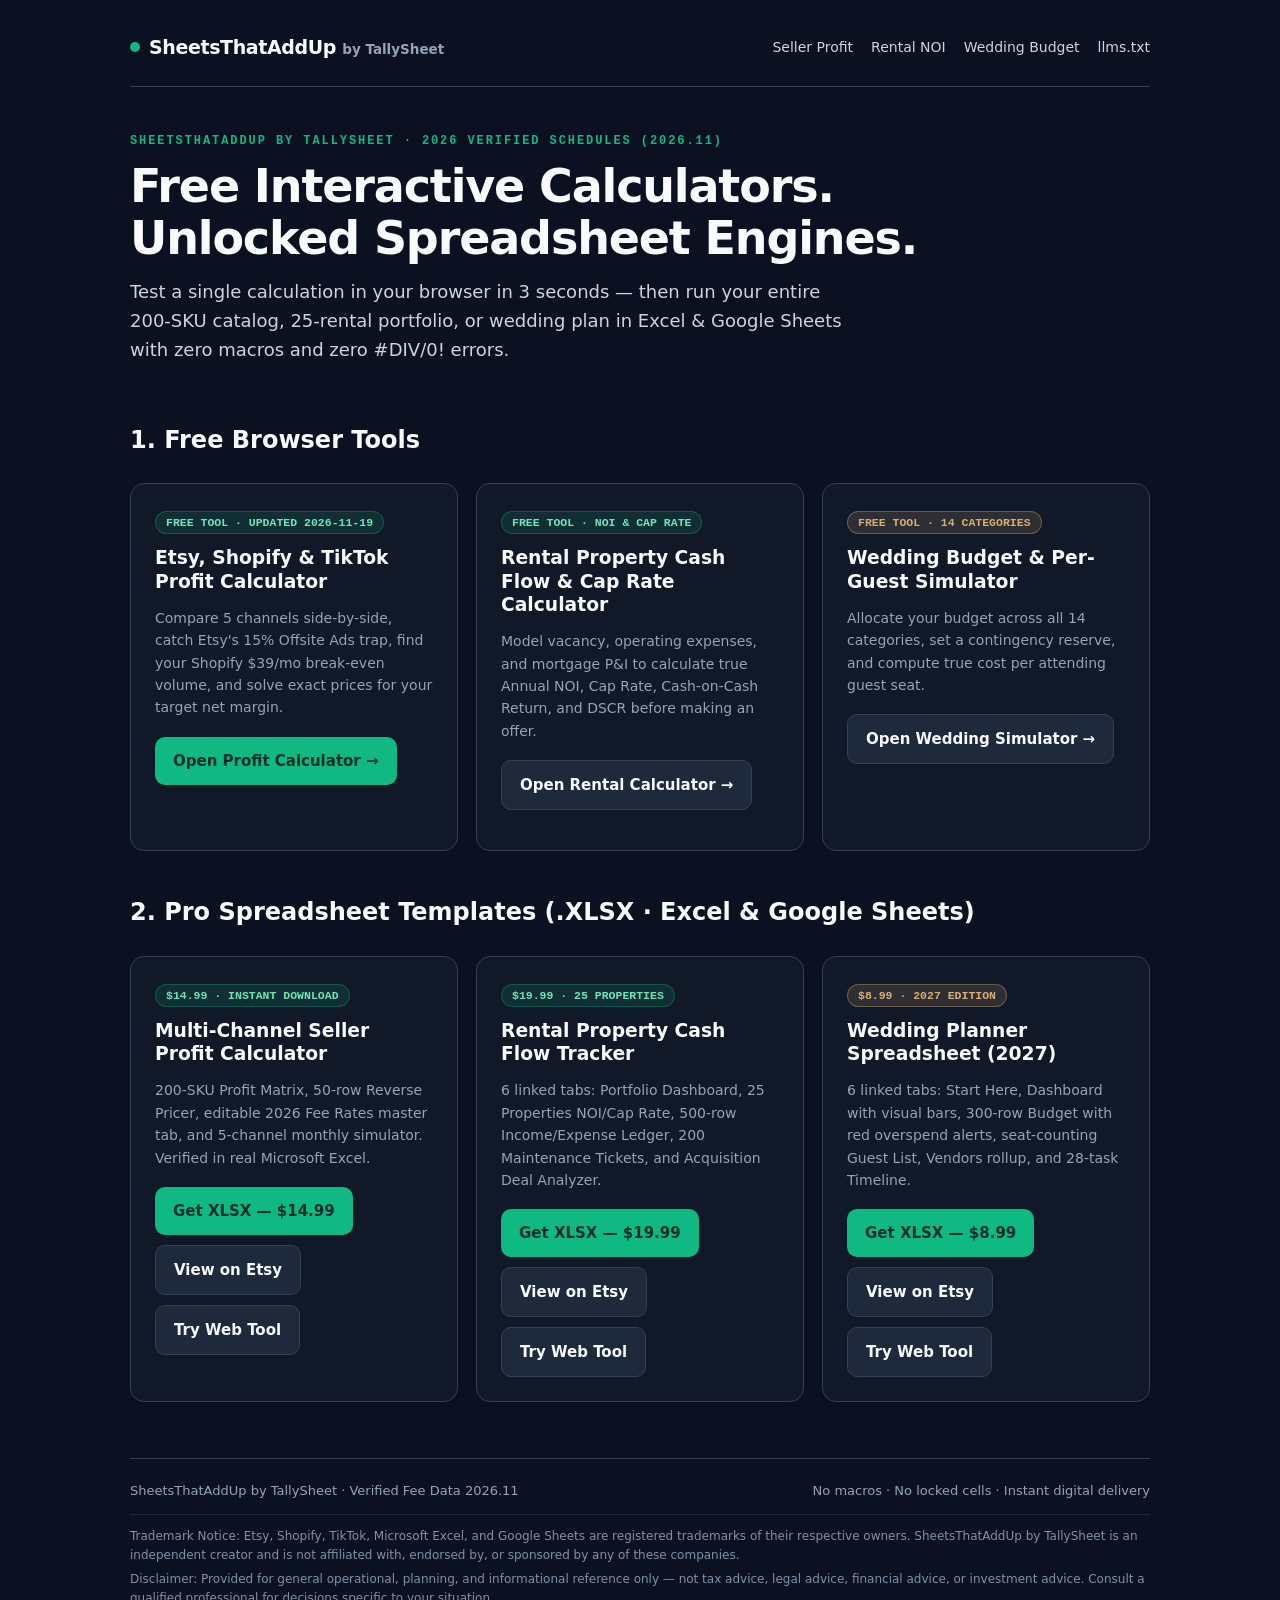
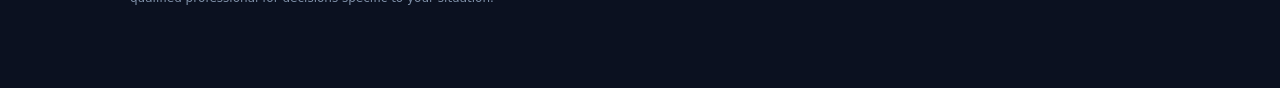
<file: index.html>
<!DOCTYPE html>
<html lang="en">
<head>
<meta charset="utf-8">
<meta name="viewport" content="width=device-width,initial-scale=1">
<title>SheetsThatAddUp by TallySheet — Free 2026 Seller, Rental &amp; Budget Calculators + Excel Workbooks</title>
<meta name="description" content="Free interactive 2026 Etsy/Shopify/TikTok profit calculator, rental property NOI &amp; Cap Rate calculator, and wedding budget simulator — backed by unlocked Excel &amp; Google Sheets workbooks from SheetsThatAddUp by TallySheet.">
<link rel="canonical" href="https://hwani-net.github.io/tallysheet/">
<link rel="stylesheet" href="./assets/site.css">

</head>
<body>
<div class="wrap">
  <nav>
    <a class="brand" href="./index.html"><span class="dot"></span><span>SheetsThatAddUp <span class="brand-by">by TallySheet</span></span></a>
    <div class="navlinks">
      <a href="./tools/etsy-shopify-profit-calculator/index.html">Seller Profit</a>
      <a href="./tools/rental-cashflow-calculator/index.html">Rental NOI</a>
      <a href="./tools/wedding-budget-calculator/index.html">Wedding Budget</a>
      <a href="./llms.txt">llms.txt</a>
    </div>
  </nav>

  <section class="hero">
    <div class="eyebrow">SheetsThatAddUp by TallySheet · 2026 Verified Schedules (2026.11)</div>
    <h1>Free Interactive Calculators.<br>Unlocked Spreadsheet Engines.</h1>
    <p class="sub">Test a single calculation in your browser in 3 seconds — then run your entire 200-SKU catalog, 25-rental portfolio, or wedding plan in Excel &amp; Google Sheets with zero macros and zero #DIV/0! errors.</p>
  </section>

  <section>
    <h2>1. Free Browser Tools</h2>
    <div class="grid">
      <article class="panel">
        <span class="badge">FREE TOOL · UPDATED 2026-11-19</span>
        <h3>Etsy, Shopify &amp; TikTok Profit Calculator</h3>
        <p class="muted">Compare 5 channels side-by-side, catch Etsy's 15% Offsite Ads trap, find your Shopify $39/mo break-even volume, and solve exact prices for your target net margin.</p>
        <p style="margin-top:18px"><a class="btn" href="./tools/etsy-shopify-profit-calculator/index.html" data-track-event="tool_open" data-track-product="seller-profit-calculator" data-track-placement="hub_tool_card">Open Profit Calculator →</a></p>
      </article>
      <article class="panel">
        <span class="badge">FREE TOOL · NOI &amp; CAP RATE</span>
        <h3>Rental Property Cash Flow &amp; Cap Rate Calculator</h3>
        <p class="muted">Model vacancy, operating expenses, and mortgage P&amp;I to calculate true Annual NOI, Cap Rate, Cash-on-Cash Return, and DSCR before making an offer.</p>
        <p style="margin-top:18px"><a class="btn sec" href="./tools/rental-cashflow-calculator/index.html" data-track-event="tool_open" data-track-product="rental-property-tracker" data-track-placement="hub_tool_card">Open Rental Calculator →</a></p>
      </article>
      <article class="panel">
        <span class="badge gold">FREE TOOL · 14 CATEGORIES</span>
        <h3>Wedding Budget &amp; Per-Guest Simulator</h3>
        <p class="muted">Allocate your budget across all 14 categories, set a contingency reserve, and compute true cost per attending guest seat.</p>
        <p style="margin-top:18px"><a class="btn sec" href="./tools/wedding-budget-calculator/index.html" data-track-event="tool_open" data-track-product="wedding-planner" data-track-placement="hub_tool_card">Open Wedding Simulator →</a></p>
      </article>
    </div>
  </section>

  <section style="margin-top:42px">
    <h2>2. Pro Spreadsheet Templates (.XLSX · Excel &amp; Google Sheets)</h2>
    <div class="grid">
      <article class="panel">
        <span class="badge">$14.99 · INSTANT DOWNLOAD</span>
        <h3>Multi-Channel Seller Profit Calculator</h3>
        <p class="muted">200-SKU Profit Matrix, 50-row Reverse Pricer, editable 2026 Fee Rates master tab, and 5-channel monthly simulator. Verified in real Microsoft Excel.</p>
        <div style="margin-top:18px;display:flex;gap:10px;flex-wrap:wrap">
          <a class="btn" href="https://buy.polar.sh/polar_cl_BbqhqUN54x3VVGJlpa7IWDitKDShuDqa3J8RP2c0Vay?utm_source=tallysheet_web&amp;utm_medium=calculator&amp;utm_campaign=seller-profit-calculator&amp;utm_content=hub_card_polar" target="_blank" rel="noopener" data-track-event="checkout_click" data-track-product="seller-profit-calculator" data-track-placement="hub_card" data-track-channel="polar" >Get XLSX — $14.99</a>
          <a class="btn sec" href="https://www.etsy.com/listing/4621467585?utm_source=tallysheet_web&amp;utm_medium=calculator&amp;utm_campaign=seller-profit-calculator&amp;utm_content=hub_card_etsy" target="_blank" rel="noopener" data-track-event="checkout_click" data-track-product="seller-profit-calculator" data-track-placement="hub_card" data-track-channel="etsy">View on Etsy</a>
          <a class="btn sec" href="./tools/etsy-shopify-profit-calculator/index.html" data-track-event="tool_open" data-track-product="seller-profit-calculator" data-track-placement="hub_product_try">Try Web Tool</a>
        </div>
        <div class="notice" id="checkoutNotice-seller-profit-calculator"></div>
      </article>

      <article class="panel">
        <span class="badge">$19.99 · 25 PROPERTIES</span>
        <h3>Rental Property Cash Flow Tracker</h3>
        <p class="muted">6 linked tabs: Portfolio Dashboard, 25 Properties NOI/Cap Rate, 500-row Income/Expense Ledger, 200 Maintenance Tickets, and Acquisition Deal Analyzer.</p>
        <div style="margin-top:18px;display:flex;gap:10px;flex-wrap:wrap">
          <a class="btn" href="https://buy.polar.sh/polar_cl_21GsewjinYLYc1dulvp2vEGxPgzL97qLGBDHi2qqlE1?utm_source=tallysheet_web&amp;utm_medium=calculator&amp;utm_campaign=rental-property-tracker&amp;utm_content=hub_card_polar" target="_blank" rel="noopener" data-track-event="checkout_click" data-track-product="rental-property-tracker" data-track-placement="hub_card" data-track-channel="polar" >Get XLSX — $19.99</a>
          <a class="btn sec" href="https://www.etsy.com/listing/4621475332?utm_source=tallysheet_web&amp;utm_medium=calculator&amp;utm_campaign=rental-property-tracker&amp;utm_content=hub_card_etsy" target="_blank" rel="noopener" data-track-event="checkout_click" data-track-product="rental-property-tracker" data-track-placement="hub_card" data-track-channel="etsy">View on Etsy</a>
          <a class="btn sec" href="./tools/rental-cashflow-calculator/index.html" data-track-event="tool_open" data-track-product="rental-property-tracker" data-track-placement="hub_product_try">Try Web Tool</a>
        </div>
        <div class="notice" id="checkoutNotice-rental-property-tracker"></div>
      </article>

      <article class="panel">
        <span class="badge gold">$8.99 · 2027 EDITION</span>
        <h3>Wedding Planner Spreadsheet (2027)</h3>
        <p class="muted">6 linked tabs: Start Here, Dashboard with visual bars, 300-row Budget with red overspend alerts, seat-counting Guest List, Vendors rollup, and 28-task Timeline.</p>
        <div style="margin-top:18px;display:flex;gap:10px;flex-wrap:wrap">
          <a class="btn" href="https://buy.polar.sh/polar_cl_oRrOnzkBmR3qsBnAVVxJVAKQQ0UKGJ852mnT92L36FP?utm_source=tallysheet_web&amp;utm_medium=calculator&amp;utm_campaign=wedding-planner&amp;utm_content=hub_card_polar" target="_blank" rel="noopener" data-track-event="checkout_click" data-track-product="wedding-planner" data-track-placement="hub_card" data-track-channel="polar" >Get XLSX — $8.99</a>
          <a class="btn sec" href="https://www.etsy.com/listing/4621468287?utm_source=tallysheet_web&amp;utm_medium=calculator&amp;utm_campaign=wedding-planner&amp;utm_content=hub_card_etsy" target="_blank" rel="noopener" data-track-event="checkout_click" data-track-product="wedding-planner" data-track-placement="hub_card" data-track-channel="etsy">View on Etsy</a>
          <a class="btn sec" href="./tools/wedding-budget-calculator/index.html" data-track-event="tool_open" data-track-product="wedding-planner" data-track-placement="hub_product_try">Try Web Tool</a>
        </div>
        <div class="notice" id="checkoutNotice-wedding-planner"></div>
      </article>
    </div>
  </section>

  <footer>
    <div class="footer-top">
      <span>SheetsThatAddUp by TallySheet · Verified Fee Data 2026.11</span>
      <span>No macros · No locked cells · Instant digital delivery</span>
    </div>
    <div class="footer-legal">
      <p>Trademark Notice: Etsy, Shopify, TikTok, Microsoft Excel, and Google Sheets are registered trademarks of their respective owners. SheetsThatAddUp by TallySheet is an independent creator and is not affiliated with, endorsed by, or sponsored by any of these companies.</p>
      <p>Disclaimer: Provided for general operational, planning, and informational reference only — not tax advice, legal advice, financial advice, or investment advice. Consult a qualified professional for decisions specific to your situation.</p>
    </div>
  </footer>
</div>
<script>
(function () {
  window.__tallysheetEvents = window.__tallysheetEvents || [];
  window.tallysheetTrack = function tallysheetTrack(eventName, props) {
    try {
      var name = String(eventName || 'interaction');
      var payload = props && typeof props === 'object' ? Object.assign({}, props) : {};
      var record = { event: name, props: payload, path: window.location.pathname, ts: new Date().toISOString() };
      window.__tallysheetEvents.push(record);
      if (window.__tallysheetEvents.length > 100) {
        window.__tallysheetEvents.shift();
      }
      if (typeof window.plausible === 'function') {
        window.plausible(name, { props: payload });
      }
      if (typeof window.gtag === 'function') {
        window.gtag('event', name, payload);
      }
      return record;
    } catch (_err) {
      return null;
    }
  };

  document.addEventListener('click', function (e) {
    var tracked = e.target.closest('[data-track-event]');
    if (tracked && tracked.tagName !== 'INPUT' && tracked.tagName !== 'SELECT') {
      window.tallysheetTrack(tracked.getAttribute('data-track-event'), {
        product: tracked.getAttribute('data-track-product') || '',
        placement: tracked.getAttribute('data-track-placement') || '',
        channel: tracked.getAttribute('data-track-channel') || '',
        href: tracked.getAttribute('href') || '',
      });
    }

    var btn = e.target.closest('[data-prelaunch]');
    if (!btn) return;
    var id = btn.getAttribute('data-prelaunch');
    var box = document.getElementById('checkoutNotice-' + id) || document.getElementById('checkoutNotice');
    if (box) {
      box.style.display = 'block';
      box.textContent = 'Checkout link is staged locally (pre-launch). Connect Polar.sh in Spark Center (npm run ops:server) to activate live checkout for ' + id + '.';
    }
  });

  document.addEventListener('change', function (e) {
    var el = e.target.closest('[data-track-event]');
    if (!el || (el.tagName !== 'INPUT' && el.tagName !== 'SELECT')) return;
    window.tallysheetTrack(el.getAttribute('data-track-event'), {
      product: el.getAttribute('data-track-product') || '',
      field: el.id || el.name || '',
    });
  });
})();
</script>
</body>
</html>
</file>
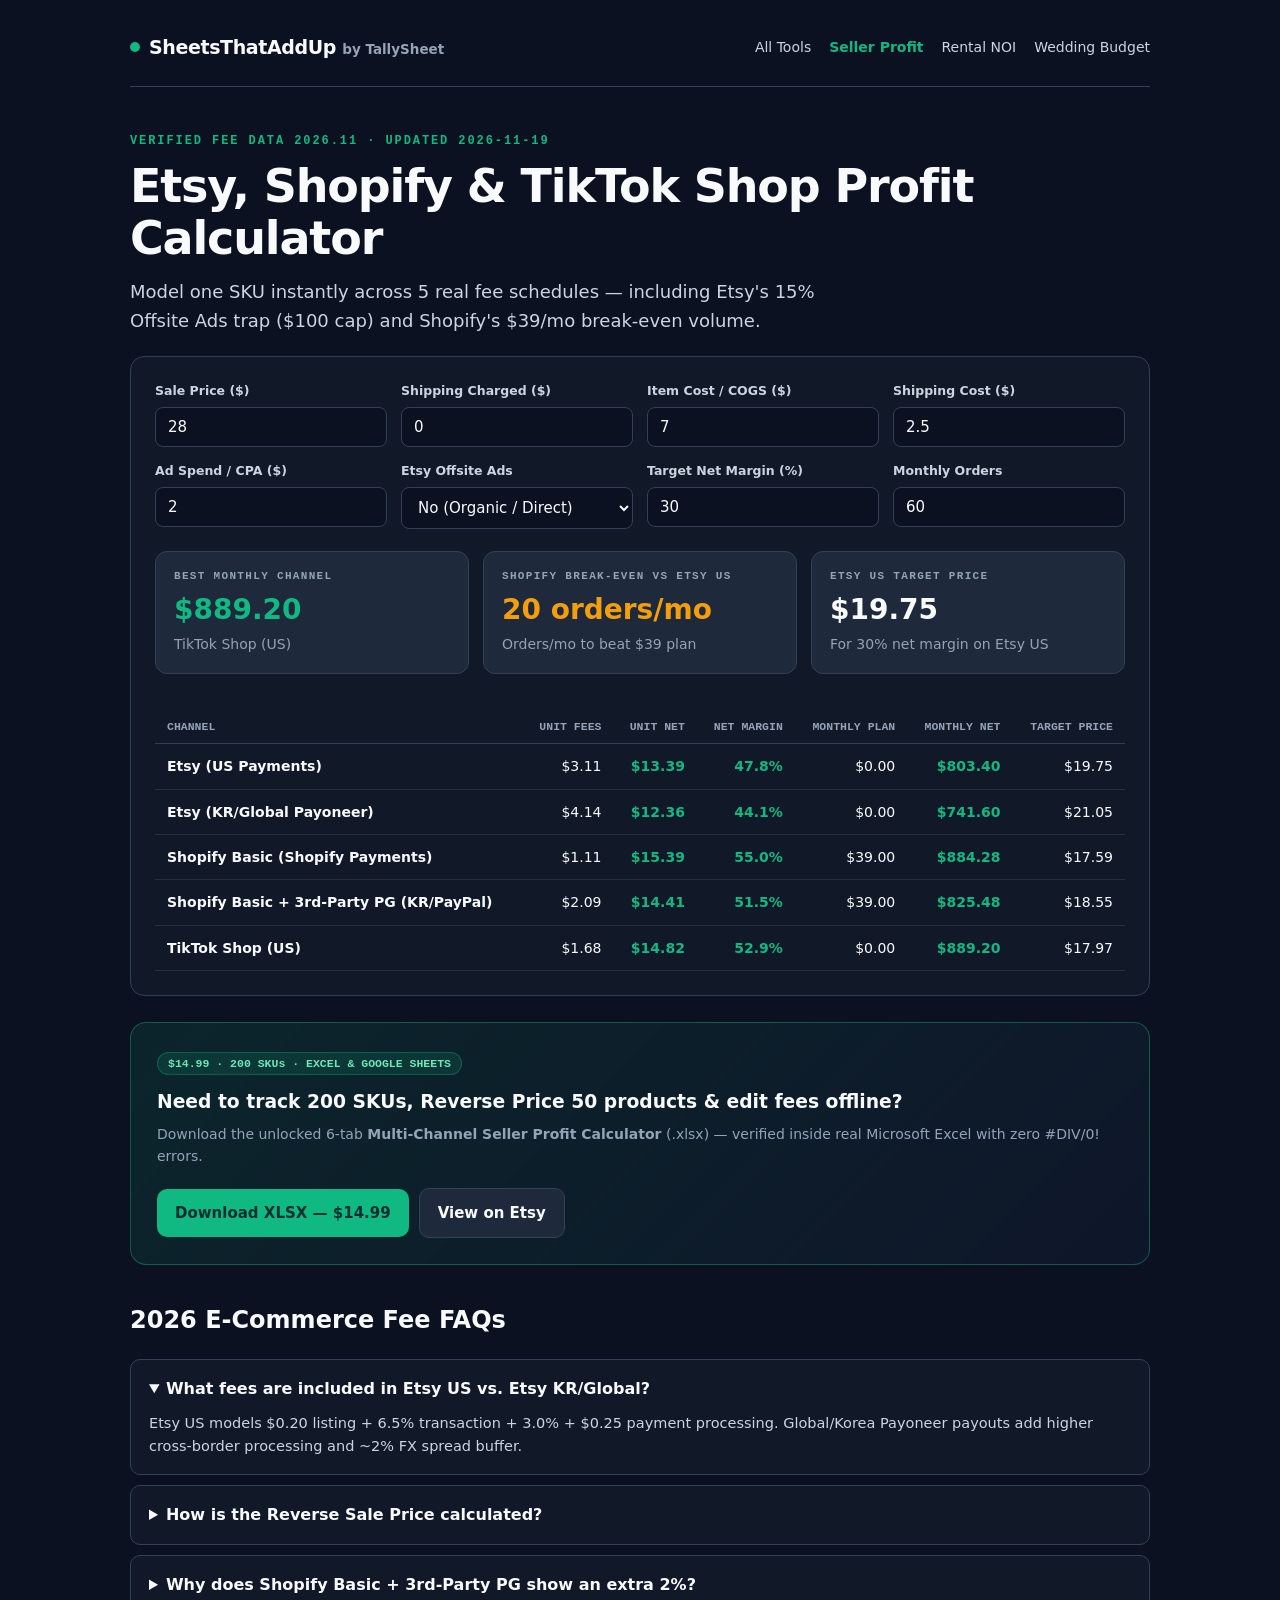
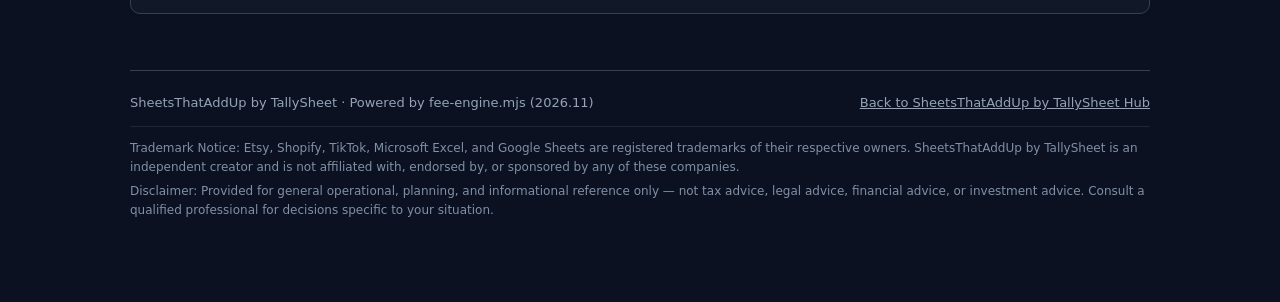
<file: tools/etsy-shopify-profit-calculator/index.html>
<!DOCTYPE html>
<html lang="en">
<head>
<meta charset="utf-8">
<meta name="viewport" content="width=device-width,initial-scale=1">
<title>Free 2026 Etsy, Shopify &amp; TikTok Profit &amp; Reverse Price Calculator | SheetsThatAddUp by TallySheet</title>
<meta name="description" content="Calculate real net profit after Etsy 6.5% + Offsite Ads (15%/12%), Shopify Basic $39/mo + 2.9% (or +2% 3P fee), and TikTok Shop 6% fees. Instant reverse pricing included.">
<link rel="canonical" href="https://hwani-net.github.io/tallysheet/tools/etsy-shopify-profit-calculator/">
<link rel="stylesheet" href="../../assets/site.css">
<script type="application/ld+json">{"@context":"https://schema.org","@graph":[{"@type":"WebApplication","name":"2026 Multi-Channel E-Commerce Profit & Reverse Price Calculator","url":"https://hwani-net.github.io/tallysheet/tools/etsy-shopify-profit-calculator/","applicationCategory":"BusinessApplication","operatingSystem":"Any","offers":{"@type":"Offer","price":"0","priceCurrency":"USD"}},{"@type":"Product","name":"2026 Multi-Channel E-Commerce Fee & Profit Calculator — Etsy, Shopify & TikTok Shop","brand":{"@type":"Brand","name":"SheetsThatAddUp by TallySheet"},"description":"Unlocked 6-tab Excel & Google Sheets workbook for 200 SKUs, Reverse Pricing, and 5-channel monthly simulation.","offers":{"@type":"Offer","price":"14.99","priceCurrency":"USD","availability":"https://schema.org/InStock"}},{"@type":"FAQPage","mainEntity":[{"@type":"Question","name":"What are Etsy seller fees in 2026?","acceptedAnswer":{"@type":"Answer","text":"Etsy charges a $0.20 listing fee, a 6.5% transaction fee on the total order (item + shipping), and payment processing (3% + $0.25 in the US). International sellers using Payoneer or FX payouts face higher processing/conversion spreads."}},{"@type":"Question","name":"How does Etsy Offsite Ads affect profit margin?","acceptedAnswer":{"@type":"Answer","text":"Etsy Offsite Ads charges 15% (for shops under $10,000/yr) or 12% mandatory (for shops at or above $10,000/yr), capped at $100 per order. Products below 25% gross margin often turn net-negative when Offsite Ads triggers."}},{"@type":"Question","name":"What is Shopify third-party payment gateway fee?","acceptedAnswer":{"@type":"Answer","text":"On Shopify Basic ($39/month), using Shopify Payments costs 2.9% + $0.30. Sellers in countries without Shopify Payments (such as South Korea) pay an extra 2.0% third-party provider fee on top of their gateway fee."}},{"@type":"Question","name":"What does TikTok Shop US charge per order?","acceptedAnswer":{"@type":"Answer","text":"Standard TikTok Shop US referrals use a 6% transaction fee baseline across most categories with $0 monthly subscription fee."}}]}]}</script>

</head>
<body>
<div class="wrap">
  <nav>
    <a class="brand" href="../../index.html"><span class="dot"></span><span>SheetsThatAddUp <span class="brand-by">by TallySheet</span></span></a>
    <div class="navlinks">
      <a href="../../index.html">All Tools</a>
      <a href="../etsy-shopify-profit-calculator/index.html" class="active">Seller Profit</a>
      <a href="../rental-cashflow-calculator/index.html">Rental NOI</a>
      <a href="../wedding-budget-calculator/index.html">Wedding Budget</a>
    </div>
  </nav>

  <section class="hero" style="padding-bottom:20px">
    <div class="eyebrow">Verified Fee Data 2026.11 · Updated 2026-11-19</div>
    <h1>Etsy, Shopify &amp; TikTok Shop Profit Calculator</h1>
    <p class="sub">Model one SKU instantly across 5 real fee schedules — including Etsy's 15% Offsite Ads trap ($100 cap) and Shopify's $39/mo break-even volume.</p>
  </section>

  <section class="panel" data-calculator-id="seller-profit-calculator">
    <div class="inputs">
      <div class="field"><label for="salePrice">Sale Price ($)</label><input id="salePrice" type="number" step="0.01" min="0" value="28" data-track-event="calculator_input" data-track-product="seller-profit-calculator"></div>
      <div class="field"><label for="shippingCharged">Shipping Charged ($)</label><input id="shippingCharged" type="number" step="0.01" min="0" value="0" data-track-event="calculator_input" data-track-product="seller-profit-calculator"></div>
      <div class="field"><label for="cogs">Item Cost / COGS ($)</label><input id="cogs" type="number" step="0.01" min="0" value="7" data-track-event="calculator_input" data-track-product="seller-profit-calculator"></div>
      <div class="field"><label for="shippingCost">Shipping Cost ($)</label><input id="shippingCost" type="number" step="0.01" min="0" value="2.5" data-track-event="calculator_input" data-track-product="seller-profit-calculator"></div>
      <div class="field"><label for="adSpend">Ad Spend / CPA ($)</label><input id="adSpend" type="number" step="0.01" min="0" value="2" data-track-event="calculator_input" data-track-product="seller-profit-calculator"></div>
      <div class="field">
        <label for="offsiteAdsMode">Etsy Offsite Ads</label>
        <select id="offsiteAdsMode" data-track-event="calculator_input" data-track-product="seller-profit-calculator">
          <option value="none" selected>No (Organic / Direct)</option>
          <option value="15">Yes — 15% (&lt;$10k/yr)</option>
          <option value="12">Yes — 12% (&gt;$10k/yr)</option>
        </select>
      </div>
      <div class="field"><label for="targetMargin">Target Net Margin (%)</label><input id="targetMargin" type="number" step="1" min="1" max="90" value="30" data-track-event="calculator_input" data-track-product="seller-profit-calculator"></div>
      <div class="field"><label for="monthlyOrders">Monthly Orders</label><input id="monthlyOrders" type="number" step="1" min="1" value="60" data-track-event="calculator_input" data-track-product="seller-profit-calculator"></div>
    </div>

    <div class="kpis">
      <div class="kpi"><div class="lbl">Best Monthly Channel</div><div class="val em" id="bestMonthlyNet">$0.00</div><div class="muted" id="bestChannelLabel">—</div></div>
      <div class="kpi"><div class="lbl">Shopify Break-Even vs Etsy US</div><div class="val amber" id="breakEvenOrders">—</div><div class="muted">Orders/mo to beat $39 plan</div></div>
      <div class="kpi"><div class="lbl">Etsy US Target Price</div><div class="val" id="reversePriceEtsy">$0.00</div><div class="muted" id="reversePriceHint">To hit target margin</div></div>
    </div>

    <div style="overflow-x:auto">
      <table>
        <thead>
          <tr>
            <th>Channel</th>
            <th class="num">Unit Fees</th>
            <th class="num">Unit Net</th>
            <th class="num">Net Margin</th>
            <th class="num">Monthly Plan</th>
            <th class="num">Monthly Net</th>
            <th class="num">Target Price</th>
          </tr>
        </thead>
        <tbody id="channelTableBody"></tbody>
      </table>
    </div>
  </section>

  <section class="cta-box">
    <div>
      <span class="badge">$14.99 · 200 SKUs · EXCEL &amp; GOOGLE SHEETS</span>
      <h3 style="margin:0 0 6px">Need to track 200 SKUs, Reverse Price 50 products &amp; edit fees offline?</h3>
      <p class="muted" style="margin:0">Download the unlocked 6-tab <strong>Multi-Channel Seller Profit Calculator</strong> (.xlsx) — verified inside real Microsoft Excel with zero #DIV/0! errors.</p>
    </div>
    <div class="cta-actions">
      <a class="btn" href="https://buy.polar.sh/polar_cl_BbqhqUN54x3VVGJlpa7IWDitKDShuDqa3J8RP2c0Vay?utm_source=tallysheet_web&amp;utm_medium=calculator&amp;utm_campaign=seller-profit-calculator&amp;utm_content=calculator_cta_polar" target="_blank" rel="noopener" data-track-event="checkout_click" data-track-product="seller-profit-calculator" data-track-placement="calculator_cta" data-track-channel="polar" >Download XLSX — $14.99</a>
      <a class="btn sec" href="https://www.etsy.com/listing/4621467585?utm_source=tallysheet_web&amp;utm_medium=calculator&amp;utm_campaign=seller-profit-calculator&amp;utm_content=calculator_cta_etsy" target="_blank" rel="noopener" data-track-event="checkout_click" data-track-product="seller-profit-calculator" data-track-placement="calculator_cta" data-track-channel="etsy">View on Etsy</a>
    </div>
  </section>
  <div class="notice" id="checkoutNotice"></div>

  <section class="faq">
    <h2>2026 E-Commerce Fee FAQs</h2>
    <details open><summary>What fees are included in Etsy US vs. Etsy KR/Global?</summary><p>Etsy US models $0.20 listing + 6.5% transaction + 3.0% + $0.25 payment processing. Global/Korea Payoneer payouts add higher cross-border processing and ~2% FX spread buffer.</p></details>
    <details><summary>How is the Reverse Sale Price calculated?</summary><p>We solve closed-form pricing algebra: <code>(Hard Costs + Fixed Fees) / (1 - Variable Fee % - Target Margin %)</code>, automatically handling Etsy's $100 Offsite Ads cap when exceeded.</p></details>
    <details><summary>Why does Shopify Basic + 3rd-Party PG show an extra 2%?</summary><p>In regions without Shopify Payments (including South Korea), Shopify adds a 2% third-party transaction fee on the Basic plan on top of your external gateway fee.</p></details>
  </section>

  <footer>
    <div class="footer-top">
      <span>SheetsThatAddUp by TallySheet · Powered by fee-engine.mjs (2026.11)</span>
      <a href="../../index.html">Back to SheetsThatAddUp by TallySheet Hub</a>
    </div>
    <div class="footer-legal">
      <p>Trademark Notice: Etsy, Shopify, TikTok, Microsoft Excel, and Google Sheets are registered trademarks of their respective owners. SheetsThatAddUp by TallySheet is an independent creator and is not affiliated with, endorsed by, or sponsored by any of these companies.</p>
      <p>Disclaimer: Provided for general operational, planning, and informational reference only — not tax advice, legal advice, financial advice, or investment advice. Consult a qualified professional for decisions specific to your situation.</p>
    </div>
  </footer>
</div>

<script type="module">
import { compareChannels, calculateReversePrice } from '../../assets/fee-engine.mjs';

const FEES_DATA = {"version":"2026.11","verifiedAt":"2026-11-19","currency":"USD","channels":{"etsy_us":{"id":"etsy_us","label":"Etsy (US Payments)","shortLabel":"Etsy US","listingFee":0.2,"transactionRate":0.065,"paymentRate":0.03,"paymentFixed":0.25,"thirdPartyPenaltyRate":0,"fxBufferRate":0,"offsiteAdsOptionalRate":0.15,"offsiteAdsMandatoryRate":0.12,"offsiteAdsCap":100,"monthlyPlanFee":0,"sourceUrl":"https://help.etsy.com/hc/en-us/articles/360035902374-Beginner-s-Guide-to-Etsy-Fees"},"etsy_kr_payoneer":{"id":"etsy_kr_payoneer","label":"Etsy (KR/Global Payoneer)","shortLabel":"Etsy KR","listingFee":0.2,"transactionRate":0.065,"paymentRate":0.045,"paymentFixed":0.3,"thirdPartyPenaltyRate":0,"fxBufferRate":0.02,"offsiteAdsOptionalRate":0.15,"offsiteAdsMandatoryRate":0.12,"offsiteAdsCap":100,"monthlyPlanFee":0,"sourceUrl":"https://help.etsy.com/hc/en-us/articles/115015628847-What-are-the-Fees-and-Taxes-for-Selling-on-Etsy"},"shopify_basic_us":{"id":"shopify_basic_us","label":"Shopify Basic (Shopify Payments)","shortLabel":"Shopify US","listingFee":0,"transactionRate":0,"paymentRate":0.029,"paymentFixed":0.3,"thirdPartyPenaltyRate":0,"fxBufferRate":0,"offsiteAdsOptionalRate":0,"offsiteAdsMandatoryRate":0,"offsiteAdsCap":0,"monthlyPlanFee":39,"sourceUrl":"https://www.shopify.com/pricing"},"shopify_basic_kr_3p":{"id":"shopify_basic_kr_3p","label":"Shopify Basic + 3rd-Party PG (KR/PayPal)","shortLabel":"Shopify KR 3P","listingFee":0,"transactionRate":0,"paymentRate":0.044,"paymentFixed":0.3,"thirdPartyPenaltyRate":0.02,"fxBufferRate":0,"offsiteAdsOptionalRate":0,"offsiteAdsMandatoryRate":0,"offsiteAdsCap":0,"monthlyPlanFee":39,"sourceUrl":"https://www.shopify.com/kr/pricing"},"tiktok_shop_us":{"id":"tiktok_shop_us","label":"TikTok Shop (US)","shortLabel":"TikTok US","listingFee":0,"transactionRate":0.06,"paymentRate":0,"paymentFixed":0,"thirdPartyPenaltyRate":0,"fxBufferRate":0,"offsiteAdsOptionalRate":0,"offsiteAdsMandatoryRate":0,"offsiteAdsCap":0,"monthlyPlanFee":0,"sourceUrl":"https://seller-us.tiktok.com/university/essay?knowledge_id=10011056"}}};
const fmt = (n) => (n < 0 ? '-$' + Math.abs(n).toFixed(2) : '$' + n.toFixed(2));
const pct = (n) => (n * 100).toFixed(1) + '%';

const ids = ['salePrice', 'shippingCharged', 'cogs', 'shippingCost', 'adSpend', 'offsiteAdsMode', 'targetMargin', 'monthlyOrders'];
const els = Object.fromEntries(ids.map((id) => [id, document.getElementById(id)]));

function recalc() {
  const input = {
    salePrice: Number(els.salePrice.value) || 0,
    shippingCharged: Number(els.shippingCharged.value) || 0,
    cogs: Number(els.cogs.value) || 0,
    shippingCost: Number(els.shippingCost.value) || 0,
    adSpend: Number(els.adSpend.value) || 0,
    targetMarginRate: (Number(els.targetMargin.value) || 0) / 100,
  };
  const offsiteAdsMode = els.offsiteAdsMode.value;
  const monthlyOrders = Math.max(1, Number(els.monthlyOrders.value) || 1);

  const cmp = compareChannels(input, FEES_DATA, monthlyOrders, { offsiteAdsMode });
  const best = cmp.channels.find((c) => c.id === cmp.bestChannelId);
  document.getElementById('bestMonthlyNet').textContent = best ? fmt(best.monthlyNetProfit) : '$0.00';
  document.getElementById('bestChannelLabel').textContent = best ? best.label : '—';

  const beEl = document.getElementById('breakEvenOrders');
  beEl.textContent = cmp.breakEvenShopifyVsEtsyOrders
    ? cmp.breakEvenShopifyVsEtsyOrders + ' orders/mo'
    : 'N/A';

  const etsyRev = calculateReversePrice(input, FEES_DATA.channels.etsy_us, { offsiteAdsMode });
  document.getElementById('reversePriceEtsy').textContent = etsyRev.feasible ? fmt(etsyRev.requiredSalePrice) : 'Impossible';
  document.getElementById('reversePriceHint').textContent = 'For ' + els.targetMargin.value + '% net margin on Etsy US';

  const tbody = document.getElementById('channelTableBody');
  tbody.innerHTML = cmp.channels.map((c) => {
    const rev = calculateReversePrice(input, FEES_DATA.channels[c.id], { offsiteAdsMode });
    const netClass = c.netProfit >= 0 ? 'pos' : 'neg';
    const moClass = c.monthlyNetProfit >= 0 ? 'pos' : 'neg';
    return '<tr>' +
      '<td><strong>' + c.label + '</strong></td>' +
      '<td class="num">' + fmt(c.totalPlatformFees) + '</td>' +
      '<td class="num ' + netClass + '">' + fmt(c.netProfit) + '</td>' +
      '<td class="num ' + netClass + '">' + pct(c.netMargin) + '</td>' +
      '<td class="num">' + fmt(c.monthlyPlanFee) + '</td>' +
      '<td class="num ' + moClass + '">' + fmt(c.monthlyNetProfit) + '</td>' +
      '<td class="num">' + (rev.feasible ? fmt(rev.requiredSalePrice) : 'Impossible') + '</td>' +
    '</tr>';
  }).join('');
}

ids.forEach((id) => els[id].addEventListener('input', recalc));
els.offsiteAdsMode.addEventListener('change', recalc);
recalc();
</script>
<script>
(function () {
  window.__tallysheetEvents = window.__tallysheetEvents || [];
  window.tallysheetTrack = function tallysheetTrack(eventName, props) {
    try {
      var name = String(eventName || 'interaction');
      var payload = props && typeof props === 'object' ? Object.assign({}, props) : {};
      var record = { event: name, props: payload, path: window.location.pathname, ts: new Date().toISOString() };
      window.__tallysheetEvents.push(record);
      if (window.__tallysheetEvents.length > 100) {
        window.__tallysheetEvents.shift();
      }
      if (typeof window.plausible === 'function') {
        window.plausible(name, { props: payload });
      }
      if (typeof window.gtag === 'function') {
        window.gtag('event', name, payload);
      }
      return record;
    } catch (_err) {
      return null;
    }
  };

  document.addEventListener('click', function (e) {
    var tracked = e.target.closest('[data-track-event]');
    if (tracked && tracked.tagName !== 'INPUT' && tracked.tagName !== 'SELECT') {
      window.tallysheetTrack(tracked.getAttribute('data-track-event'), {
        product: tracked.getAttribute('data-track-product') || '',
        placement: tracked.getAttribute('data-track-placement') || '',
        channel: tracked.getAttribute('data-track-channel') || '',
        href: tracked.getAttribute('href') || '',
      });
    }

    var btn = e.target.closest('[data-prelaunch]');
    if (!btn) return;
    var id = btn.getAttribute('data-prelaunch');
    var box = document.getElementById('checkoutNotice-' + id) || document.getElementById('checkoutNotice');
    if (box) {
      box.style.display = 'block';
      box.textContent = 'Checkout link is staged locally (pre-launch). Connect Polar.sh in Spark Center (npm run ops:server) to activate live checkout for ' + id + '.';
    }
  });

  document.addEventListener('change', function (e) {
    var el = e.target.closest('[data-track-event]');
    if (!el || (el.tagName !== 'INPUT' && el.tagName !== 'SELECT')) return;
    window.tallysheetTrack(el.getAttribute('data-track-event'), {
      product: el.getAttribute('data-track-product') || '',
      field: el.id || el.name || '',
    });
  });
})();
</script>
</body>
</html>
</file>
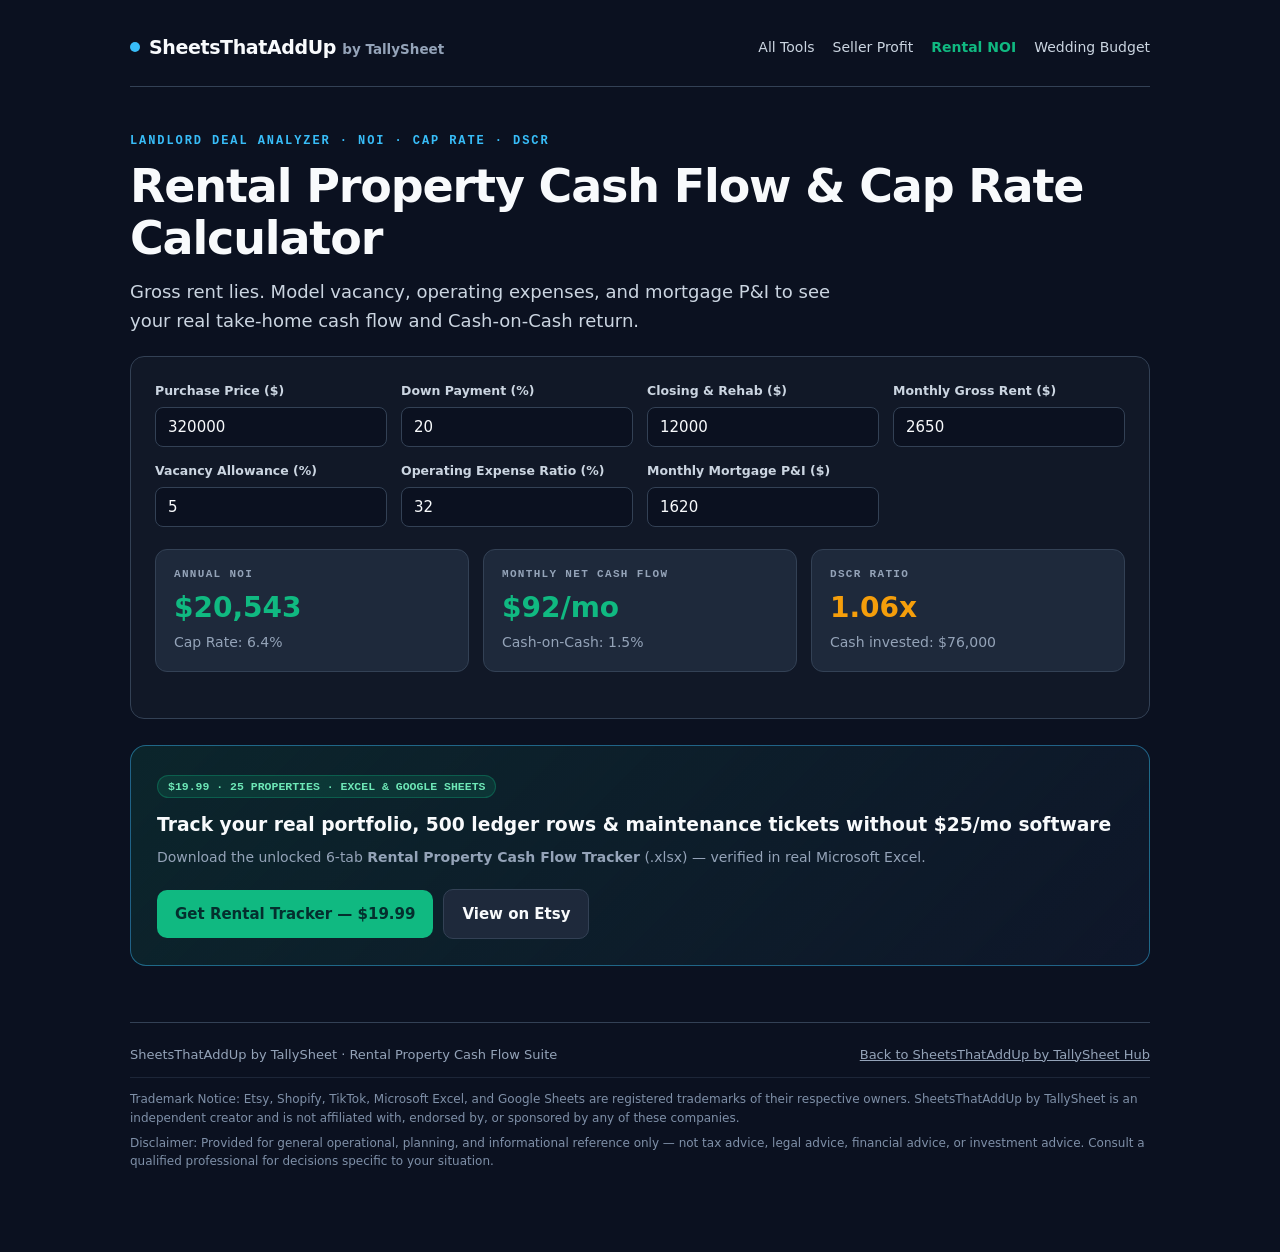
<file: tools/rental-cashflow-calculator/index.html>
<!DOCTYPE html>
<html lang="en">
<head>
<meta charset="utf-8">
<meta name="viewport" content="width=device-width,initial-scale=1">
<title>Free Rental Property Cash Flow, NOI, Cap Rate &amp; DSCR Calculator | SheetsThatAddUp by TallySheet</title>
<meta name="description" content="Calculate real rental property NOI, Cap Rate, Cash-on-Cash Return, and DSCR after vacancy, operating expenses, and mortgage payments.">
<link rel="canonical" href="https://hwani-net.github.io/tallysheet/tools/rental-cashflow-calculator/">
<link rel="stylesheet" href="../../assets/site.css">
<script type="application/ld+json">{"@context":"https://schema.org","@graph":[{"@type":"WebApplication","name":"Free Rental Property Cash Flow, NOI & Cap Rate Calculator","url":"https://hwani-net.github.io/tallysheet/tools/rental-cashflow-calculator/","applicationCategory":"FinanceApplication","operatingSystem":"Any","offers":{"@type":"Offer","price":"0","priceCurrency":"USD"}},{"@type":"Product","name":"Rental Property Cash Flow, NOI & Cap Rate Tracker — 25 Properties (2026-2027)","brand":{"@type":"Brand","name":"SheetsThatAddUp by TallySheet"},"description":"Unlocked 6-tab Rental Property Tracker (.xlsx) for 25 properties, 500 ledger rows, maintenance tickets, and Deal Analyzer.","offers":{"@type":"Offer","price":"19.99","priceCurrency":"USD","availability":"https://schema.org/InStock"}},{"@type":"FAQPage","mainEntity":[{"@type":"Question","name":"How is Net Operating Income (NOI) different from Cash Flow?","acceptedAnswer":{"@type":"Answer","text":"NOI equals Effective Gross Income (rent minus vacancy) minus Operating Expenses (tax, insurance, repairs, management). Cash Flow subtracts annual mortgage debt service from NOI."}},{"@type":"Question","name":"What is a healthy DSCR for a rental property?","acceptedAnswer":{"@type":"Answer","text":"Debt Service Coverage Ratio (NOI divided by Annual Mortgage) above 1.20x–1.25x is commonly targeted by lenders to ensure rent covers debt with a safety buffer."}}]}]}</script>

</head>
<body>
<div class="wrap">
  <nav>
    <a class="brand" href="../../index.html"><span class="dot" style="background:#38bdf8"></span><span>SheetsThatAddUp <span class="brand-by">by TallySheet</span></span></a>
    <div class="navlinks">
      <a href="../../index.html">All Tools</a>
      <a href="../etsy-shopify-profit-calculator/index.html">Seller Profit</a>
      <a href="../rental-cashflow-calculator/index.html" class="active">Rental NOI</a>
      <a href="../wedding-budget-calculator/index.html">Wedding Budget</a>
    </div>
  </nav>

  <section class="hero" style="padding-bottom:20px">
    <div class="eyebrow" style="color:#38bdf8">Landlord Deal Analyzer · NOI · Cap Rate · DSCR</div>
    <h1>Rental Property Cash Flow &amp; Cap Rate Calculator</h1>
    <p class="sub">Gross rent lies. Model vacancy, operating expenses, and mortgage P&amp;I to see your real take-home cash flow and Cash-on-Cash return.</p>
  </section>

  <section class="panel" data-calculator-id="rental-property-tracker">
    <div class="inputs">
      <div class="field"><label for="purchasePrice">Purchase Price ($)</label><input id="purchasePrice" type="number" step="5000" min="10000" value="320000" data-track-event="calculator_input" data-track-product="rental-property-tracker"></div>
      <div class="field"><label for="downPct">Down Payment (%)</label><input id="downPct" type="number" step="1" min="0" max="100" value="20" data-track-event="calculator_input" data-track-product="rental-property-tracker"></div>
      <div class="field"><label for="closingCosts">Closing &amp; Rehab ($)</label><input id="closingCosts" type="number" step="500" min="0" value="12000" data-track-event="calculator_input" data-track-product="rental-property-tracker"></div>
      <div class="field"><label for="monthlyRent">Monthly Gross Rent ($)</label><input id="monthlyRent" type="number" step="50" min="0" value="2650" data-track-event="calculator_input" data-track-product="rental-property-tracker"></div>
      <div class="field"><label for="vacancyPct">Vacancy Allowance (%)</label><input id="vacancyPct" type="number" step="1" min="0" max="50" value="5" data-track-event="calculator_input" data-track-product="rental-property-tracker"></div>
      <div class="field"><label for="opexPct">Operating Expense Ratio (%)</label><input id="opexPct" type="number" step="1" min="0" max="80" value="32" data-track-event="calculator_input" data-track-product="rental-property-tracker"></div>
      <div class="field"><label for="monthlyMortgage">Monthly Mortgage P&amp;I ($)</label><input id="monthlyMortgage" type="number" step="25" min="0" value="1620" data-track-event="calculator_input" data-track-product="rental-property-tracker"></div>
    </div>

    <div class="kpis">
      <div class="kpi"><div class="lbl">Annual NOI</div><div class="val em" id="annualNoi">$0</div><div class="muted" id="capRateHint">Cap Rate: 0.0%</div></div>
      <div class="kpi"><div class="lbl">Monthly Net Cash Flow</div><div class="val" id="monthlyCashFlow">$0</div><div class="muted" id="cocHint">Cash-on-Cash: 0.0%</div></div>
      <div class="kpi"><div class="lbl">DSCR Ratio</div><div class="val amber" id="dscrVal">0.00x</div><div class="muted" id="cashInvestedHint">Cash invested: $0</div></div>
    </div>
  </section>

  <section class="cta-box" style="border-color:rgba(56,189,248,.45)">
    <div>
      <span class="badge">$19.99 · 25 PROPERTIES · EXCEL &amp; GOOGLE SHEETS</span>
      <h3 style="margin:0 0 6px">Track your real portfolio, 500 ledger rows &amp; maintenance tickets without $25/mo software</h3>
      <p class="muted" style="margin:0">Download the unlocked 6-tab <strong>Rental Property Cash Flow Tracker</strong> (.xlsx) — verified in real Microsoft Excel.</p>
    </div>
    <div class="cta-actions">
      <a class="btn" href="https://buy.polar.sh/polar_cl_21GsewjinYLYc1dulvp2vEGxPgzL97qLGBDHi2qqlE1?utm_source=tallysheet_web&amp;utm_medium=calculator&amp;utm_campaign=rental-property-tracker&amp;utm_content=calculator_cta_polar" target="_blank" rel="noopener" data-track-event="checkout_click" data-track-product="rental-property-tracker" data-track-placement="calculator_cta" data-track-channel="polar" >Get Rental Tracker — $19.99</a>
      <a class="btn sec" href="https://www.etsy.com/listing/4621475332?utm_source=tallysheet_web&amp;utm_medium=calculator&amp;utm_campaign=rental-property-tracker&amp;utm_content=calculator_cta_etsy" target="_blank" rel="noopener" data-track-event="checkout_click" data-track-product="rental-property-tracker" data-track-placement="calculator_cta" data-track-channel="etsy">View on Etsy</a>
    </div>
  </section>
  <div class="notice" id="checkoutNotice"></div>

  <footer>
    <div class="footer-top">
      <span>SheetsThatAddUp by TallySheet · Rental Property Cash Flow Suite</span>
      <a href="../../index.html">Back to SheetsThatAddUp by TallySheet Hub</a>
    </div>
    <div class="footer-legal">
      <p>Trademark Notice: Etsy, Shopify, TikTok, Microsoft Excel, and Google Sheets are registered trademarks of their respective owners. SheetsThatAddUp by TallySheet is an independent creator and is not affiliated with, endorsed by, or sponsored by any of these companies.</p>
      <p>Disclaimer: Provided for general operational, planning, and informational reference only — not tax advice, legal advice, financial advice, or investment advice. Consult a qualified professional for decisions specific to your situation.</p>
    </div>
  </footer>
</div>

<script type="module">
const fmt = (n) => (n < 0 ? '-$' : '$') + Math.abs(Math.round(n)).toLocaleString('en-US');
const ids = ['purchasePrice', 'downPct', 'closingCosts', 'monthlyRent', 'vacancyPct', 'opexPct', 'monthlyMortgage'];
const els = Object.fromEntries(ids.map((id) => [id, document.getElementById(id)]));

function recalc() {
  const price = Math.max(0, Number(els.purchasePrice.value) || 0);
  const down = (Math.max(0, Number(els.downPct.value) || 0) / 100) * price;
  const closing = Math.max(0, Number(els.closingCosts.value) || 0);
  const cashInvested = down + closing;
  const rent = Math.max(0, Number(els.monthlyRent.value) || 0);
  const vac = Math.min(90, Math.max(0, Number(els.vacancyPct.value) || 0)) / 100;
  const opexRate = Math.min(95, Math.max(0, Number(els.opexPct.value) || 0)) / 100;
  const mortgage = Math.max(0, Number(els.monthlyMortgage.value) || 0);

  const egi = rent * 12 * (1 - vac);
  const noi = egi * (1 - opexRate);
  const annualDebt = mortgage * 12;
  const annualCf = noi - annualDebt;
  const monthlyCf = annualCf / 12;
  const capRate = price > 0 ? (noi / price) * 100 : 0;
  const coc = cashInvested > 0 ? (annualCf / cashInvested) * 100 : 0;
  const dscr = annualDebt > 0 ? noi / annualDebt : 0;

  document.getElementById('annualNoi').textContent = fmt(noi);
  document.getElementById('capRateHint').textContent = 'Cap Rate: ' + capRate.toFixed(1) + '%';
  const cfEl = document.getElementById('monthlyCashFlow');
  cfEl.textContent = fmt(monthlyCf) + '/mo';
  cfEl.className = 'val ' + (monthlyCf >= 0 ? 'em' : 'red');
  document.getElementById('cocHint').textContent = 'Cash-on-Cash: ' + coc.toFixed(1) + '%';
  document.getElementById('dscrVal').textContent = dscr.toFixed(2) + 'x';
  document.getElementById('cashInvestedHint').textContent = 'Cash invested: ' + fmt(cashInvested);
}

ids.forEach((id) => els[id].addEventListener('input', recalc));
recalc();
</script>
<script>
(function () {
  window.__tallysheetEvents = window.__tallysheetEvents || [];
  window.tallysheetTrack = function tallysheetTrack(eventName, props) {
    try {
      var name = String(eventName || 'interaction');
      var payload = props && typeof props === 'object' ? Object.assign({}, props) : {};
      var record = { event: name, props: payload, path: window.location.pathname, ts: new Date().toISOString() };
      window.__tallysheetEvents.push(record);
      if (window.__tallysheetEvents.length > 100) {
        window.__tallysheetEvents.shift();
      }
      if (typeof window.plausible === 'function') {
        window.plausible(name, { props: payload });
      }
      if (typeof window.gtag === 'function') {
        window.gtag('event', name, payload);
      }
      return record;
    } catch (_err) {
      return null;
    }
  };

  document.addEventListener('click', function (e) {
    var tracked = e.target.closest('[data-track-event]');
    if (tracked && tracked.tagName !== 'INPUT' && tracked.tagName !== 'SELECT') {
      window.tallysheetTrack(tracked.getAttribute('data-track-event'), {
        product: tracked.getAttribute('data-track-product') || '',
        placement: tracked.getAttribute('data-track-placement') || '',
        channel: tracked.getAttribute('data-track-channel') || '',
        href: tracked.getAttribute('href') || '',
      });
    }

    var btn = e.target.closest('[data-prelaunch]');
    if (!btn) return;
    var id = btn.getAttribute('data-prelaunch');
    var box = document.getElementById('checkoutNotice-' + id) || document.getElementById('checkoutNotice');
    if (box) {
      box.style.display = 'block';
      box.textContent = 'Checkout link is staged locally (pre-launch). Connect Polar.sh in Spark Center (npm run ops:server) to activate live checkout for ' + id + '.';
    }
  });

  document.addEventListener('change', function (e) {
    var el = e.target.closest('[data-track-event]');
    if (!el || (el.tagName !== 'INPUT' && el.tagName !== 'SELECT')) return;
    window.tallysheetTrack(el.getAttribute('data-track-event'), {
      product: el.getAttribute('data-track-product') || '',
      field: el.id || el.name || '',
    });
  });
})();
</script>
</body>
</html>
</file>
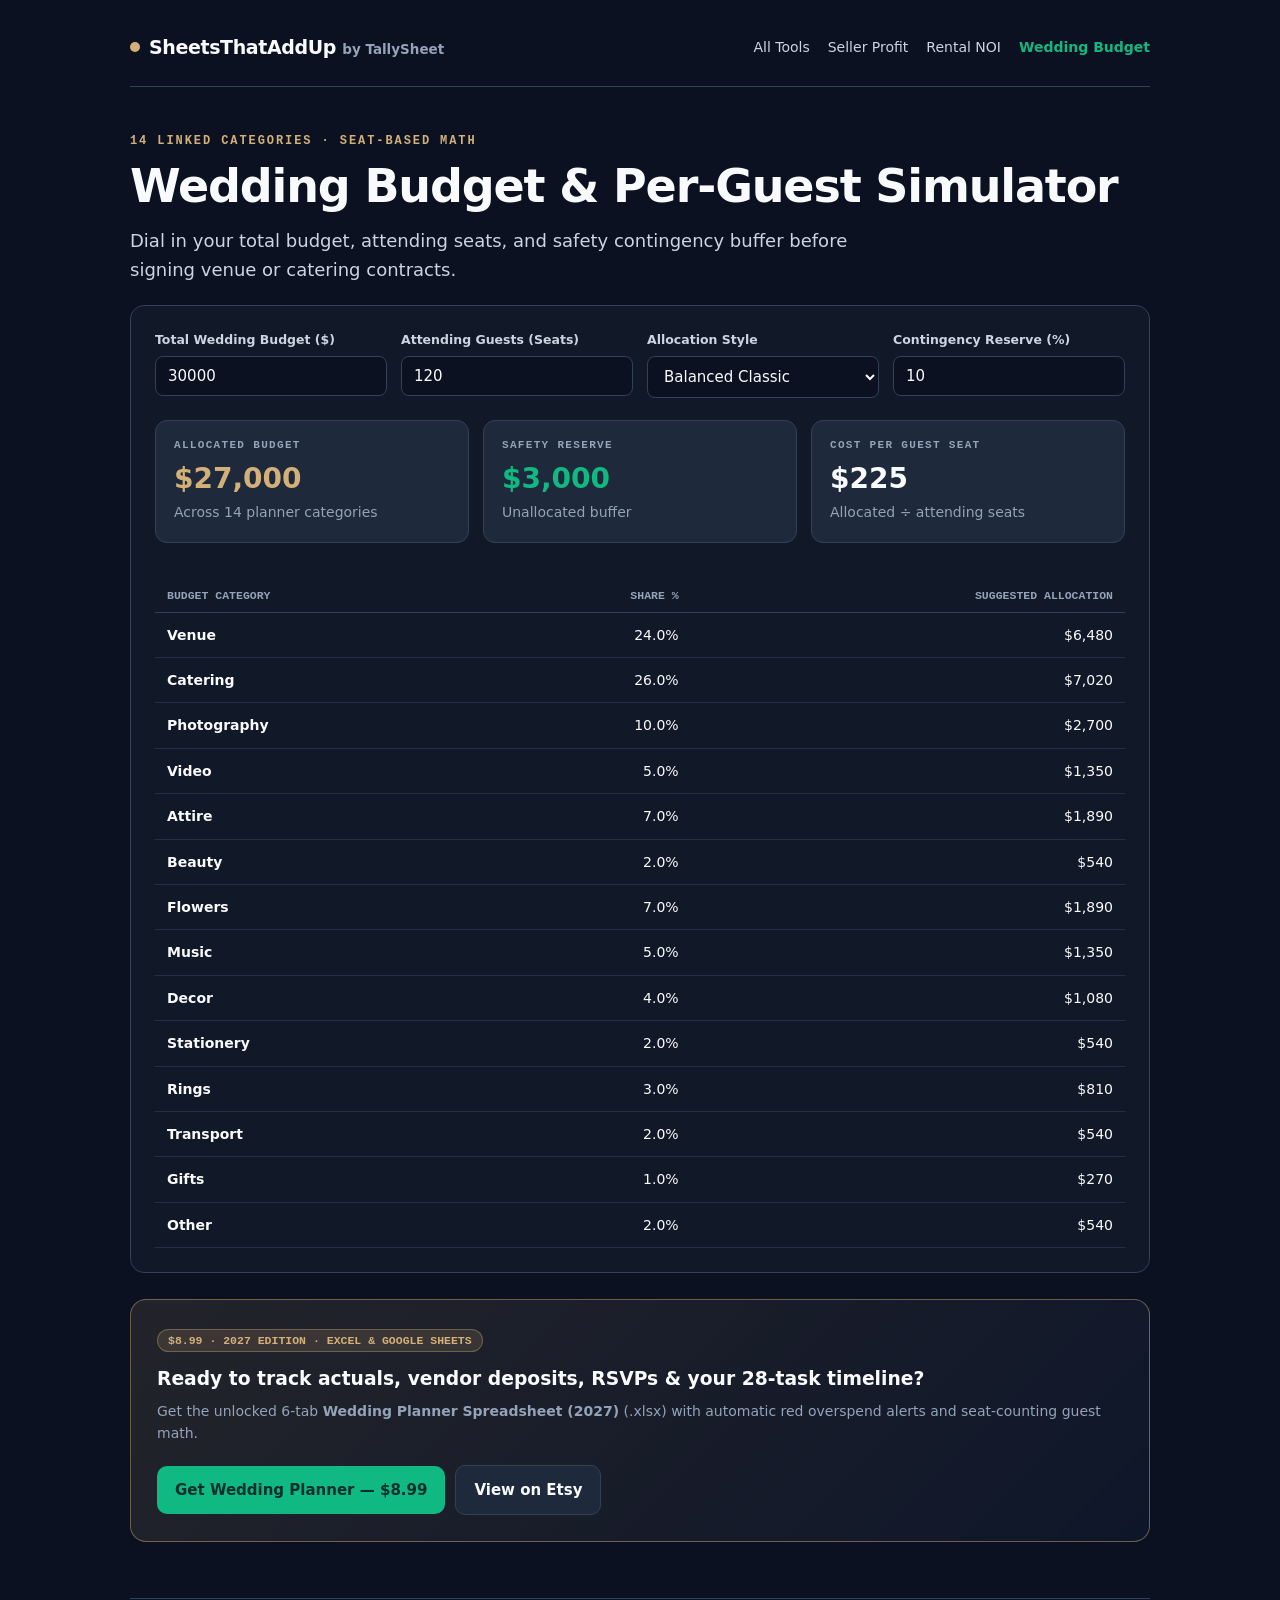
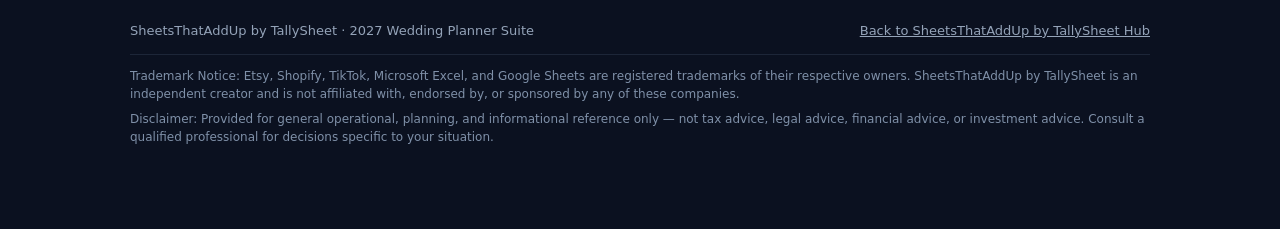
<file: tools/wedding-budget-calculator/index.html>
<!DOCTYPE html>
<html lang="en">
<head>
<meta charset="utf-8">
<meta name="viewport" content="width=device-width,initial-scale=1">
<title>Free Wedding Budget &amp; Cost-Per-Guest Calculator (14 Categories) | SheetsThatAddUp by TallySheet</title>
<meta name="description" content="Split your wedding budget cleanly across all 14 categories, set a safety contingency buffer, and compute true cost per attending guest seat.">
<link rel="canonical" href="https://hwani-net.github.io/tallysheet/tools/wedding-budget-calculator/">
<link rel="stylesheet" href="../../assets/site.css">
<script type="application/ld+json">{"@context":"https://schema.org","@graph":[{"@type":"WebApplication","name":"Free Wedding Budget & Cost-Per-Guest Simulator","url":"https://hwani-net.github.io/tallysheet/tools/wedding-budget-calculator/","applicationCategory":"LifestyleApplication","operatingSystem":"Any","offers":{"@type":"Offer","price":"0","priceCurrency":"USD"}},{"@type":"Product","name":"Complete Auto-Calculating Wedding Planner Spreadsheet — 2027 Edition","brand":{"@type":"Brand","name":"SheetsThatAddUp by TallySheet"},"description":"Unlocked 6-tab Wedding Planner Spreadsheet (.xlsx) for 300 guests, vendor contracts, red overspend alerts, and 28-task timeline.","offers":{"@type":"Offer","price":"8.99","priceCurrency":"USD","availability":"https://schema.org/InStock"}},{"@type":"FAQPage","mainEntity":[{"@type":"Question","name":"Why should a wedding guest list count seats instead of rows?","acceptedAnswer":{"@type":"Answer","text":"A couple or family entered on one row represents 2 to 5 catering plates. Counting Party Size seats gives your caterer and per-guest cost formula the true headcount."}},{"@type":"Question","name":"How much contingency buffer should we keep in a wedding budget?","acceptedAnswer":{"@type":"Answer","text":"Keeping 5% to 10% unallocated protects against guest count increases, overtime vendor fees, and tax/gratuity adjustments."}}]}]}</script>

</head>
<body>
<div class="wrap">
  <nav>
    <a class="brand" href="../../index.html"><span class="dot" style="background:var(--gold)"></span><span>SheetsThatAddUp <span class="brand-by">by TallySheet</span></span></a>
    <div class="navlinks">
      <a href="../../index.html">All Tools</a>
      <a href="../etsy-shopify-profit-calculator/index.html">Seller Profit</a>
      <a href="../rental-cashflow-calculator/index.html">Rental NOI</a>
      <a href="../wedding-budget-calculator/index.html" class="active">Wedding Budget</a>
    </div>
  </nav>

  <section class="hero" style="padding-bottom:20px">
    <div class="eyebrow" style="color:var(--gold)">14 Linked Categories · Seat-Based Math</div>
    <h1>Wedding Budget &amp; Per-Guest Simulator</h1>
    <p class="sub">Dial in your total budget, attending seats, and safety contingency buffer before signing venue or catering contracts.</p>
  </section>

  <section class="panel" data-calculator-id="wedding-planner">
    <div class="inputs">
      <div class="field"><label for="totalBudget">Total Wedding Budget ($)</label><input id="totalBudget" type="number" step="500" min="1000" value="30000" data-track-event="calculator_input" data-track-product="wedding-planner"></div>
      <div class="field"><label for="guestCount">Attending Guests (Seats)</label><input id="guestCount" type="number" step="1" min="1" value="120" data-track-event="calculator_input" data-track-product="wedding-planner"></div>
      <div class="field">
        <label for="venuePriority">Allocation Style</label>
        <select id="venuePriority" data-track-event="calculator_input" data-track-product="wedding-planner">
          <option value="standard" selected>Balanced Classic</option>
          <option value="venue-heavy">Venue &amp; Dining Focused</option>
          <option value="intimate">Intimate / Photo Priority</option>
        </select>
      </div>
      <div class="field"><label for="contingencyPct">Contingency Reserve (%)</label><input id="contingencyPct" type="number" step="1" min="0" max="30" value="10" data-track-event="calculator_input" data-track-product="wedding-planner"></div>
    </div>

    <div class="kpis">
      <div class="kpi"><div class="lbl">Allocated Budget</div><div class="val" style="color:var(--gold)" id="allocatedSpend">$0</div><div class="muted">Across 14 planner categories</div></div>
      <div class="kpi"><div class="lbl">Safety Reserve</div><div class="val em" id="contingencyAmount">$0</div><div class="muted">Unallocated buffer</div></div>
      <div class="kpi"><div class="lbl">Cost Per Guest Seat</div><div class="val" id="costPerGuest">$0</div><div class="muted">Allocated ÷ attending seats</div></div>
    </div>

    <div style="overflow-x:auto">
      <table>
        <thead>
          <tr>
            <th>Budget Category</th>
            <th class="num">Share %</th>
            <th class="num">Suggested Allocation</th>
          </tr>
        </thead>
        <tbody id="categoryTableBody"></tbody>
      </table>
    </div>
  </section>

  <section class="cta-box" style="border-color:rgba(212,176,121,.45);background:linear-gradient(135deg,rgba(212,176,121,.12),rgba(15,23,42,.95))">
    <div>
      <span class="badge gold">$8.99 · 2027 EDITION · EXCEL &amp; GOOGLE SHEETS</span>
      <h3 style="margin:0 0 6px">Ready to track actuals, vendor deposits, RSVPs &amp; your 28-task timeline?</h3>
      <p class="muted" style="margin:0">Get the unlocked 6-tab <strong>Wedding Planner Spreadsheet (2027)</strong> (.xlsx) with automatic red overspend alerts and seat-counting guest math.</p>
    </div>
    <div class="cta-actions">
      <a class="btn" href="https://buy.polar.sh/polar_cl_oRrOnzkBmR3qsBnAVVxJVAKQQ0UKGJ852mnT92L36FP?utm_source=tallysheet_web&amp;utm_medium=calculator&amp;utm_campaign=wedding-planner&amp;utm_content=calculator_cta_polar" target="_blank" rel="noopener" data-track-event="checkout_click" data-track-product="wedding-planner" data-track-placement="calculator_cta" data-track-channel="polar" >Get Wedding Planner — $8.99</a>
      <a class="btn sec" href="https://www.etsy.com/listing/4621468287?utm_source=tallysheet_web&amp;utm_medium=calculator&amp;utm_campaign=wedding-planner&amp;utm_content=calculator_cta_etsy" target="_blank" rel="noopener" data-track-event="checkout_click" data-track-product="wedding-planner" data-track-placement="calculator_cta" data-track-channel="etsy">View on Etsy</a>
    </div>
  </section>
  <div class="notice" id="checkoutNotice"></div>

  <footer>
    <div class="footer-top">
      <span>SheetsThatAddUp by TallySheet · 2027 Wedding Planner Suite</span>
      <a href="../../index.html">Back to SheetsThatAddUp by TallySheet Hub</a>
    </div>
    <div class="footer-legal">
      <p>Trademark Notice: Etsy, Shopify, TikTok, Microsoft Excel, and Google Sheets are registered trademarks of their respective owners. SheetsThatAddUp by TallySheet is an independent creator and is not affiliated with, endorsed by, or sponsored by any of these companies.</p>
      <p>Disclaimer: Provided for general operational, planning, and informational reference only — not tax advice, legal advice, financial advice, or investment advice. Consult a qualified professional for decisions specific to your situation.</p>
    </div>
  </footer>
</div>

<script type="module">
const WEIGHTS = {
  standard: {
    Venue: 24, Catering: 26, Photography: 10, Video: 5, Attire: 7, Beauty: 2,
    Flowers: 7, Music: 5, Decor: 4, Stationery: 2, Rings: 3, Transport: 2, Gifts: 1, Other: 2,
  },
  'venue-heavy': {
    Venue: 30, Catering: 30, Photography: 9, Video: 4, Attire: 6, Beauty: 2,
    Flowers: 6, Music: 4, Decor: 3, Stationery: 2, Rings: 2, Transport: 1, Gifts: 0.5, Other: 0.5,
  },
  intimate: {
    Venue: 18, Catering: 24, Photography: 15, Video: 8, Attire: 8, Beauty: 3,
    Flowers: 8, Music: 4, Decor: 4, Stationery: 2, Rings: 3, Transport: 1, Gifts: 1, Other: 1,
  },
};

const fmt = (n) => '$' + Math.round(n).toLocaleString('en-US');
const ids = ['totalBudget', 'guestCount', 'venuePriority', 'contingencyPct'];
const els = Object.fromEntries(ids.map((id) => [id, document.getElementById(id)]));

function recalc() {
  const total = Math.max(0, Number(els.totalBudget.value) || 0);
  const guests = Math.max(1, Number(els.guestCount.value) || 1);
  const contPct = Math.min(50, Math.max(0, Number(els.contingencyPct.value) || 0)) / 100;
  const reserve = total * contPct;
  const alloc = total - reserve;

  document.getElementById('allocatedSpend').textContent = fmt(alloc);
  document.getElementById('contingencyAmount').textContent = fmt(reserve);
  document.getElementById('costPerGuest').textContent = fmt(alloc / guests);

  const weights = WEIGHTS[els.venuePriority.value] || WEIGHTS.standard;
  const rows = Object.entries(weights).map(([cat, pctVal]) => {
    const amount = alloc * (pctVal / 100);
    return '<tr><td><strong>' + cat + '</strong></td><td class="num">' + pctVal.toFixed(1) + '%</td><td class="num">' + fmt(amount) + '</td></tr>';
  });
  document.getElementById('categoryTableBody').innerHTML = rows.join('');
}

ids.forEach((id) => els[id].addEventListener('input', recalc));
els.venuePriority.addEventListener('change', recalc);
recalc();
</script>
<script>
(function () {
  window.__tallysheetEvents = window.__tallysheetEvents || [];
  window.tallysheetTrack = function tallysheetTrack(eventName, props) {
    try {
      var name = String(eventName || 'interaction');
      var payload = props && typeof props === 'object' ? Object.assign({}, props) : {};
      var record = { event: name, props: payload, path: window.location.pathname, ts: new Date().toISOString() };
      window.__tallysheetEvents.push(record);
      if (window.__tallysheetEvents.length > 100) {
        window.__tallysheetEvents.shift();
      }
      if (typeof window.plausible === 'function') {
        window.plausible(name, { props: payload });
      }
      if (typeof window.gtag === 'function') {
        window.gtag('event', name, payload);
      }
      return record;
    } catch (_err) {
      return null;
    }
  };

  document.addEventListener('click', function (e) {
    var tracked = e.target.closest('[data-track-event]');
    if (tracked && tracked.tagName !== 'INPUT' && tracked.tagName !== 'SELECT') {
      window.tallysheetTrack(tracked.getAttribute('data-track-event'), {
        product: tracked.getAttribute('data-track-product') || '',
        placement: tracked.getAttribute('data-track-placement') || '',
        channel: tracked.getAttribute('data-track-channel') || '',
        href: tracked.getAttribute('href') || '',
      });
    }

    var btn = e.target.closest('[data-prelaunch]');
    if (!btn) return;
    var id = btn.getAttribute('data-prelaunch');
    var box = document.getElementById('checkoutNotice-' + id) || document.getElementById('checkoutNotice');
    if (box) {
      box.style.display = 'block';
      box.textContent = 'Checkout link is staged locally (pre-launch). Connect Polar.sh in Spark Center (npm run ops:server) to activate live checkout for ' + id + '.';
    }
  });

  document.addEventListener('change', function (e) {
    var el = e.target.closest('[data-track-event]');
    if (!el || (el.tagName !== 'INPUT' && el.tagName !== 'SELECT')) return;
    window.tallysheetTrack(el.getAttribute('data-track-event'), {
      product: el.getAttribute('data-track-product') || '',
      field: el.id || el.name || '',
    });
  });
})();
</script>
</body>
</html>
</file>
<file: assets/site.css>
:root{
  --bg:#0b1120; --surface:#111827; --card:#1e293b; --line:#334155;
  --ink:#f8fafc; --dim:#cbd5e1; --mute:#94a3b8;
  --em:#10b981; --em-dark:#059669; --amber:#f59e0b; --red:#ef4444; --gold:#d4b079;
  --sans:-apple-system,BlinkMacSystemFont,"Inter","Segoe UI",system-ui,sans-serif;
  --mono:ui-monospace,"SF Mono",Menlo,Consolas,monospace;
}
*{box-sizing:border-box}
body{margin:0;background:var(--bg);color:var(--ink);font:16px/1.6 var(--sans);-webkit-font-smoothing:antialiased}
a{color:inherit}
.wrap{max-width:1060px;margin:0 auto;padding:32px 20px 80px}
nav{display:flex;justify-content:space-between;align-items:center;padding-bottom:24px;border-bottom:1px solid var(--line);gap:16px;flex-wrap:wrap}
.brand{font-weight:800;font-size:19px;letter-spacing:-.02em;text-decoration:none;display:flex;align-items:center;gap:9px;flex-wrap:wrap}
.brand .dot{width:10px;height:10px;border-radius:50%;background:var(--em);flex-shrink:0}
.brand .brand-by{font-weight:600;font-size:13.5px;color:var(--mute);letter-spacing:0}
.navlinks{display:flex;gap:18px;font-size:14px;color:var(--dim);flex-wrap:wrap}
.navlinks a{text-decoration:none}
.navlinks a:hover,.navlinks a.active{color:var(--em);font-weight:600}
.hero{padding:48px 0 36px}
.eyebrow{font:600 12px/1 var(--mono);letter-spacing:.16em;text-transform:uppercase;color:var(--em)}
h1{font-size:clamp(30px,4.5vw,46px);line-height:1.12;margin:14px 0 14px;letter-spacing:-.025em}
.sub{font-size:18px;color:var(--dim);max-width:64ch;margin:0}
.grid{display:grid;grid-template-columns:repeat(auto-fit,minmax(300px,1fr));gap:18px;margin-top:24px}
.panel{background:var(--surface);border:1px solid var(--line);border-radius:14px;padding:24px}
.panel h2,.panel h3{margin:0 0 10px;line-height:1.25}
.muted{color:var(--mute);font-size:14px}
.badge{display:inline-block;padding:4px 10px;border-radius:999px;font:600 11.5px var(--mono);background:rgba(16,185,129,.14);color:#6ee7b7;border:1px solid rgba(16,185,129,.3);margin-bottom:12px}
.badge.gold{background:rgba(212,176,121,.15);color:var(--gold);border-color:rgba(212,176,121,.35)}
.btn{display:inline-flex;align-items:center;justify-content:center;gap:8px;background:var(--em);color:#042f2e;font-weight:700;padding:12px 18px;border-radius:10px;text-decoration:none;border:0;cursor:pointer;font-size:15px}
.btn:hover{background:#34d399}
.btn.sec{background:var(--card);color:var(--ink);border:1px solid var(--line)}
.btn.sec:hover{border-color:var(--em)}
.inputs{display:grid;grid-template-columns:repeat(auto-fit,minmax(190px,1fr));gap:14px}
.field label{display:block;font-size:12.5px;font-weight:600;color:var(--dim);margin-bottom:6px}
.field input,.field select{width:100%;padding:10px 12px;border-radius:8px;border:1px solid var(--line);background:var(--bg);color:var(--ink);font:15px var(--sans)}
.kpis{display:grid;grid-template-columns:repeat(auto-fit,minmax(220px,1fr));gap:14px;margin:22px 0}
.kpi{background:var(--card);border:1px solid var(--line);border-radius:12px;padding:18px}
.kpi .lbl{font:600 11px var(--mono);letter-spacing:.12em;text-transform:uppercase;color:var(--mute)}
.kpi .val{font-size:28px;font-weight:750;margin-top:6px;font-variant-numeric:tabular-nums}
.kpi .val.em{color:var(--em)} .kpi .val.amber{color:var(--amber)} .kpi .val.red{color:var(--red)}
table{width:100%;border-collapse:collapse;margin-top:14px;font-size:14px}
th{text-align:left;padding:10px 12px;border-bottom:1px solid var(--line);color:var(--mute);font:600 11.5px var(--mono);text-transform:uppercase}
td{padding:11px 12px;border-bottom:1px solid rgba(51,65,85,.55);font-variant-numeric:tabular-nums}
td.num,th.num{text-align:right}
.pos{color:var(--em);font-weight:700}
.neg{color:var(--red);font-weight:700}
.cta-box{margin-top:26px;background:linear-gradient(135deg,rgba(16,185,129,.12),rgba(15,23,42,.95));border:1px solid rgba(16,185,129,.4);border-radius:16px;padding:26px;display:flex;justify-content:space-between;align-items:center;gap:20px;flex-wrap:wrap}
.cta-actions{display:flex;gap:10px;flex-wrap:wrap;align-items:center}
.faq{margin-top:36px}
.faq details{background:var(--surface);border:1px solid var(--line);border-radius:10px;padding:16px 18px;margin-bottom:10px}
.faq summary{cursor:pointer;font-weight:600}
.faq p{margin:10px 0 0;color:var(--dim);font-size:14.5px}
footer{margin-top:56px;padding-top:22px;border-top:1px solid var(--line);font-size:13px;color:var(--mute);display:flex;flex-direction:column;gap:12px}
.footer-top{display:flex;justify-content:space-between;flex-wrap:wrap;gap:12px}
.footer-legal{font-size:12px;line-height:1.55;color:#7f90a8;border-top:1px solid rgba(51,65,85,.45);padding-top:12px}
.footer-legal p{margin:0 0 6px}
.footer-legal p:last-child{margin-bottom:0}
.notice{margin-top:12px;padding:12px 14px;border-radius:10px;background:rgba(245,158,11,.12);border:1px solid rgba(245,158,11,.35);color:#fde68a;font-size:13.5px;display:none}
</file>
